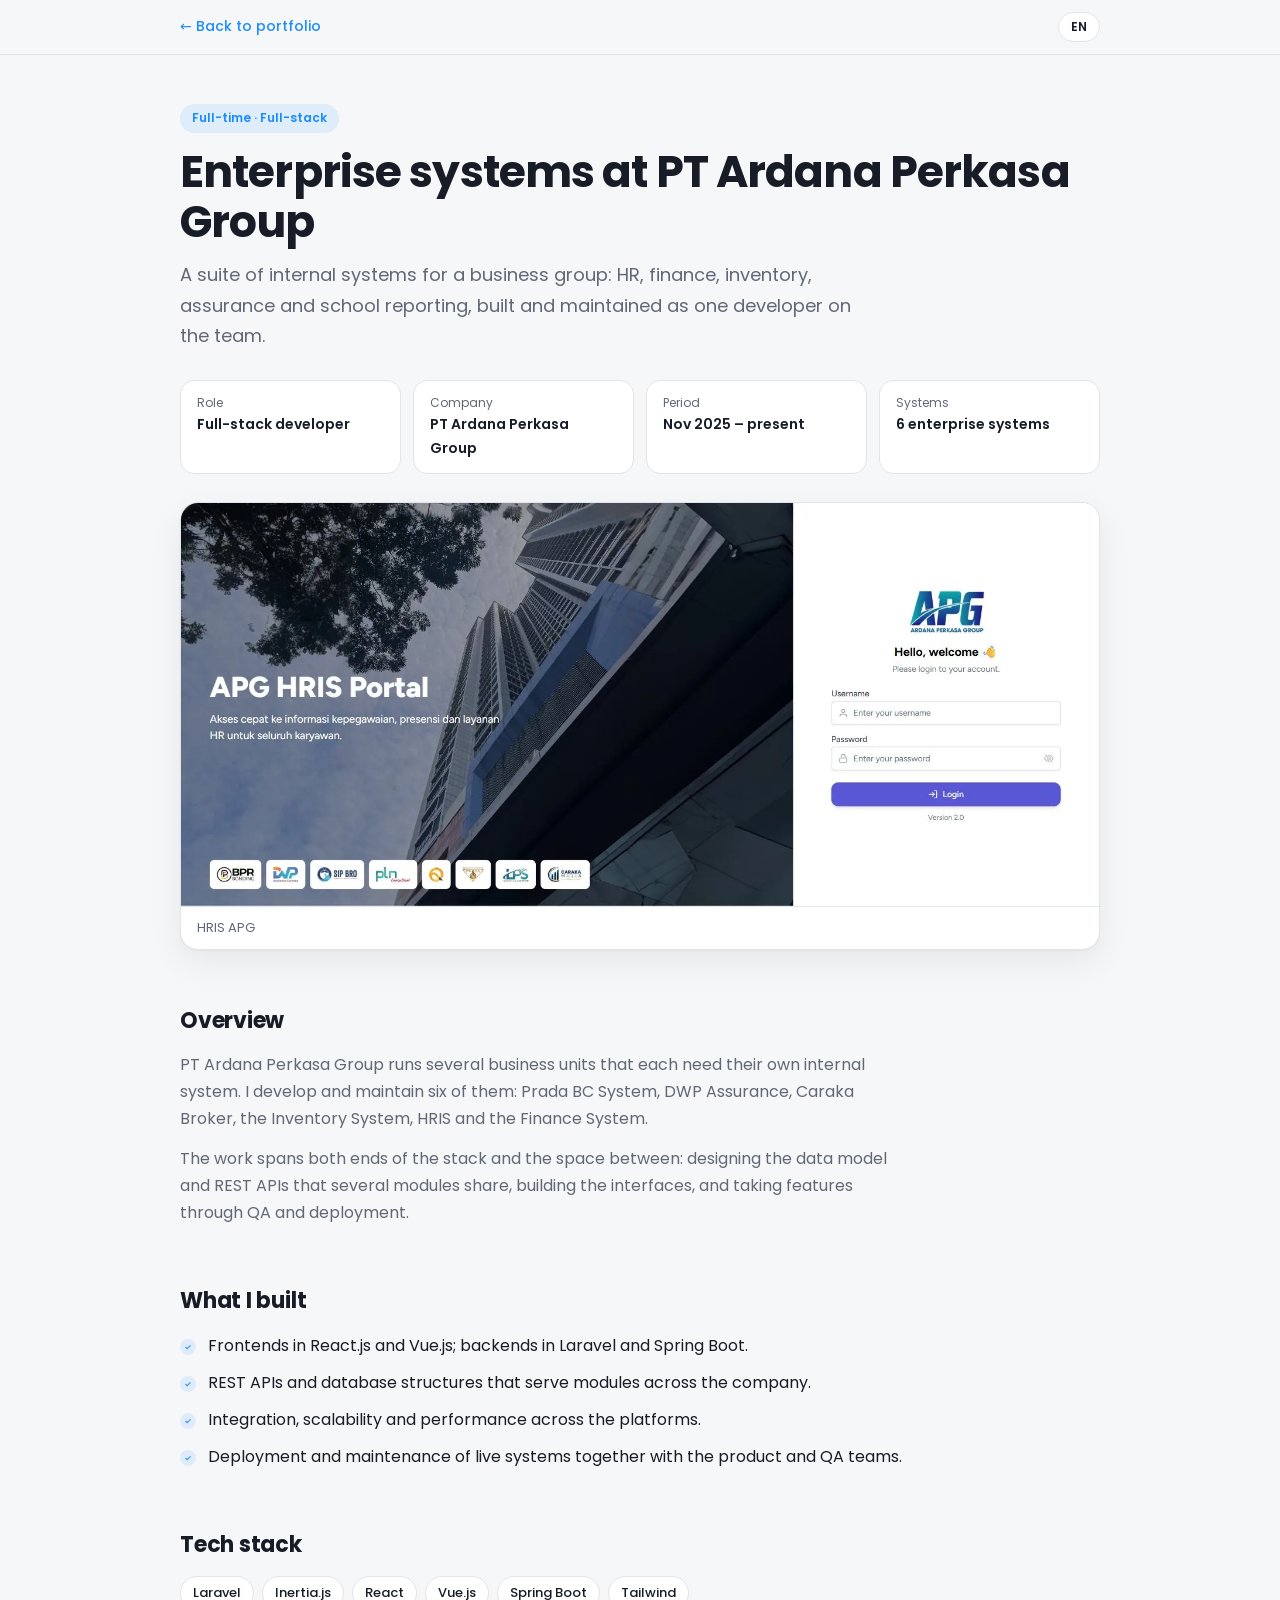
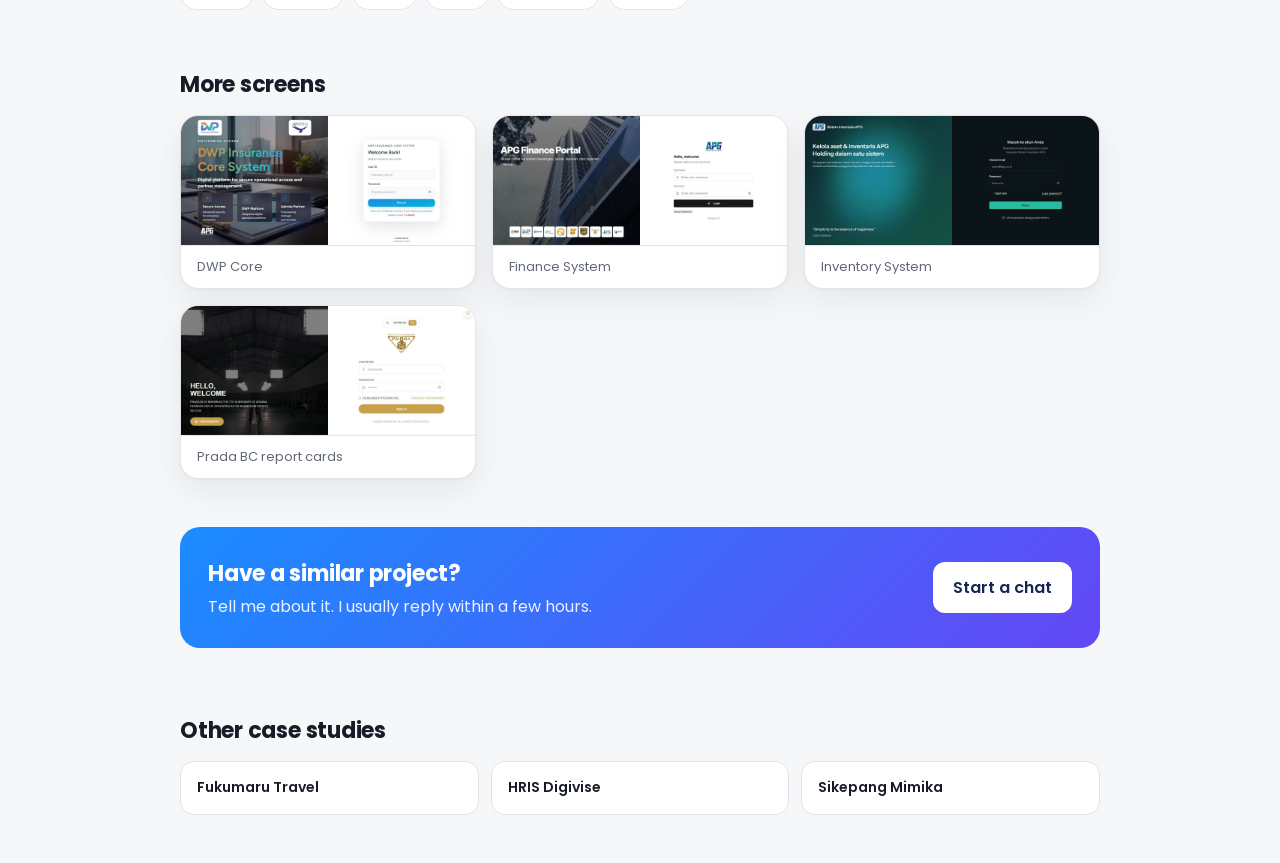
<file: case-studies/ardana-perkasa-enterprise/index.html>
<!doctype html>
<html lang="en">
  <head>
    <meta charset="UTF-8" />
    <meta name="viewport" content="width=device-width, initial-scale=1.0" />
    <title>Enterprise systems at PT Ardana Perkasa Group · Case study · Rizal Fauzan</title>
    <meta name="description" content="A suite of internal systems for a business group: HR, finance, inventory, assurance and school reporting, built and maintained as one developer on the team." />
    <link rel="canonical" href="https://portfolio-rizal-liart.vercel.app/case-studies/ardana-perkasa-enterprise/" />
    <meta property="og:type" content="article" />
    <meta property="og:title" content="Enterprise systems at PT Ardana Perkasa Group · Case study" />
    <meta property="og:description" content="A suite of internal systems for a business group: HR, finance, inventory, assurance and school reporting, built and maintained as one developer on the team." />
    <meta property="og:image" content="https://portfolio-rizal-liart.vercel.app/assets/images/portfolio/hris-apg.webp" />
    <meta property="og:url" content="https://portfolio-rizal-liart.vercel.app/case-studies/ardana-perkasa-enterprise/" />
    <meta name="twitter:card" content="summary_large_image" />
    <link rel="icon" href="../../assets/images/fav-icon.jpeg" type="image/jpeg" />
    <link rel="preconnect" href="https://fonts.googleapis.com" />
    <link rel="preconnect" href="https://fonts.gstatic.com" crossorigin />
    <link href="https://fonts.googleapis.com/css2?family=Poppins:wght@400;500;600;700&display=swap" rel="stylesheet" />
    <link rel="stylesheet" href="../case-study.css" />
    <script type="application/ld+json">{"@context": "https://schema.org", "@type": "CreativeWork", "name": "Enterprise systems at PT Ardana Perkasa Group", "description": "A suite of internal systems for a business group: HR, finance, inventory, assurance and school reporting, built and maintained as one developer on the team.", "url": "https://portfolio-rizal-liart.vercel.app/case-studies/ardana-perkasa-enterprise/", "image": "https://portfolio-rizal-liart.vercel.app/assets/images/portfolio/hris-apg.webp", "author": {"@type": "Person", "name": "Rizal Fauzan", "url": "https://portfolio-rizal-liart.vercel.app/"}, "keywords": "Laravel, Inertia.js, React, Vue.js, Spring Boot, Tailwind"}</script>
  </head>
  <body>
    <!-- generated by case-studies/build.py; edit the data there, not here -->
    <header class="topbar">
      <div class="wrap">
        <a class="back" href="../../#portfolio"><span data-i18n-id="← Kembali ke portofolio">← Back to portfolio</span></a>
        <button type="button" class="lang-btn" data-lang-toggle aria-label="Switch language">EN</button>
      </div>
    </header>

    <main class="wrap">
      <header class="hero">
        <span class="eyebrow" data-i18n-id="Full-time · Full-stack">Full-time · Full-stack</span>
        <h1 data-i18n-id="Sistem enterprise di PT Ardana Perkasa Group">Enterprise systems at PT Ardana Perkasa Group</h1>
        <p class="lead" data-i18n-id="Rangkaian sistem internal untuk sebuah grup usaha: SDM, keuangan, inventaris, asuransi, dan raport sekolah, dibangun dan dipelihara sebagai developer di tim.">A suite of internal systems for a business group: HR, finance, inventory, assurance and school reporting, built and maintained as one developer on the team.</p>

        <dl class="meta">
          <div><dt><span data-i18n-id="Peran">Role</span></dt><dd><span data-i18n-id="Full-stack developer">Full-stack developer</span></dd></div>
          <div><dt><span data-i18n-id="Perusahaan">Company</span></dt><dd><span data-i18n-id="PT Ardana Perkasa Group">PT Ardana Perkasa Group</span></dd></div>
          <div><dt><span data-i18n-id="Periode">Period</span></dt><dd><span data-i18n-id="Nov 2025 – sekarang">Nov 2025 – present</span></dd></div>
          <div><dt><span data-i18n-id="Sistem">Systems</span></dt><dd><span data-i18n-id="6 sistem enterprise">6 enterprise systems</span></dd></div>
        </dl>

        <figure class="shot">
          <img src="../../assets/images/portfolio/hris-apg.webp" alt="HRIS APG" width="1568" height="688" />
          <figcaption><span data-i18n-id="HRIS APG">HRIS APG</span></figcaption>
        </figure>
      </header>

      <section class="content">
        <h2><span data-i18n-id="Gambaran umum">Overview</span></h2>
        <p data-i18n-id="PT Ardana Perkasa Group memiliki beberapa unit usaha yang masing-masing membutuhkan sistem internal sendiri. Saya mengembangkan dan memelihara enam di antaranya: Prada BC System, DWP Assurance, Caraka Broker, Sistem Inventaris, HRIS, dan Finance System.">PT Ardana Perkasa Group runs several business units that each need their own internal system. I develop and maintain six of them: Prada BC System, DWP Assurance, Caraka Broker, the Inventory System, HRIS and the Finance System.</p>
        <p data-i18n-id="Pekerjaannya mencakup seluruh stack: merancang model data dan REST API yang dipakai bersama oleh beberapa modul, membangun antarmuka, hingga membawa fitur melewati QA dan deployment.">The work spans both ends of the stack and the space between: designing the data model and REST APIs that several modules share, building the interfaces, and taking features through QA and deployment.</p>
      </section>

      <section>
        <h2><span data-i18n-id="Yang saya kerjakan">What I built</span></h2>
        <ul class="list">
          <li data-i18n-id="Frontend dengan React.js dan Vue.js; backend dengan Laravel dan Spring Boot.">Frontends in React.js and Vue.js; backends in Laravel and Spring Boot.</li>
          <li data-i18n-id="REST API dan struktur database yang melayani modul di seluruh perusahaan.">REST APIs and database structures that serve modules across the company.</li>
          <li data-i18n-id="Integrasi, skalabilitas, dan performa di seluruh platform.">Integration, scalability and performance across the platforms.</li>
          <li data-i18n-id="Deployment dan pemeliharaan sistem yang sudah berjalan bersama tim produk dan QA.">Deployment and maintenance of live systems together with the product and QA teams.</li>
        </ul>
      </section>

      <section>
        <h2><span data-i18n-id="Teknologi">Tech stack</span></h2>
        <div class="chips"><span>Laravel</span><span>Inertia.js</span><span>React</span><span>Vue.js</span><span>Spring Boot</span><span>Tailwind</span></div>
      </section>

      <section>
        <h2><span data-i18n-id="Tampilan lainnya">More screens</span></h2>
        <div class="gallery">
          <figure class="shot">
            <img src="../../assets/images/portfolio/dwp-bpr-bonding.webp" alt="DWP Core" loading="lazy" width="1568" height="688" />
            <figcaption><span data-i18n-id="DWP Core">DWP Core</span></figcaption>
          </figure>
          <figure class="shot">
            <img src="../../assets/images/portfolio/finance-bpr-bonding.webp" alt="Finance System" loading="lazy" width="1568" height="688" />
            <figcaption><span data-i18n-id="Finance System">Finance System</span></figcaption>
          </figure>
          <figure class="shot">
            <img src="../../assets/images/portfolio/inventaris-apg.webp" alt="Inventory System" loading="lazy" width="1568" height="688" />
            <figcaption><span data-i18n-id="Sistem Inventaris">Inventory System</span></figcaption>
          </figure>
          <figure class="shot">
            <img src="../../assets/images/portfolio/raport-pradabc.webp" alt="Prada BC report cards" loading="lazy" width="1568" height="688" />
            <figcaption><span data-i18n-id="Raport Prada BC">Prada BC report cards</span></figcaption>
          </figure>
        </div>
      </section>

      <aside class="cta">
        <div>
          <h2 data-i18n-id="Punya proyek serupa?">Have a similar project?</h2>
          <p data-i18n-id="Ceritakan kebutuhan Anda. Biasanya saya membalas dalam beberapa jam.">Tell me about it. I usually reply within a few hours.</p>
        </div>
        <a href="../../#contact"><span data-i18n-id="Mulai chat">Start a chat</span></a>
      </aside>

      <h2><span data-i18n-id="Studi kasus lainnya">Other case studies</span></h2>
      <nav class="others">
        <a href="../fukumaru-travel/"><span data-i18n-id="Fukumaru Travel">Fukumaru Travel</span></a>
        <a href="../hris-digivise/"><span data-i18n-id="HRIS Digivise">HRIS Digivise</span></a>
        <a href="../sikepang-mimika/"><span data-i18n-id="Sikepang Mimika">Sikepang Mimika</span></a>
      </nav>
    </main>

    <script src="../case-study.js"></script>
  </body>
</html>
</file>
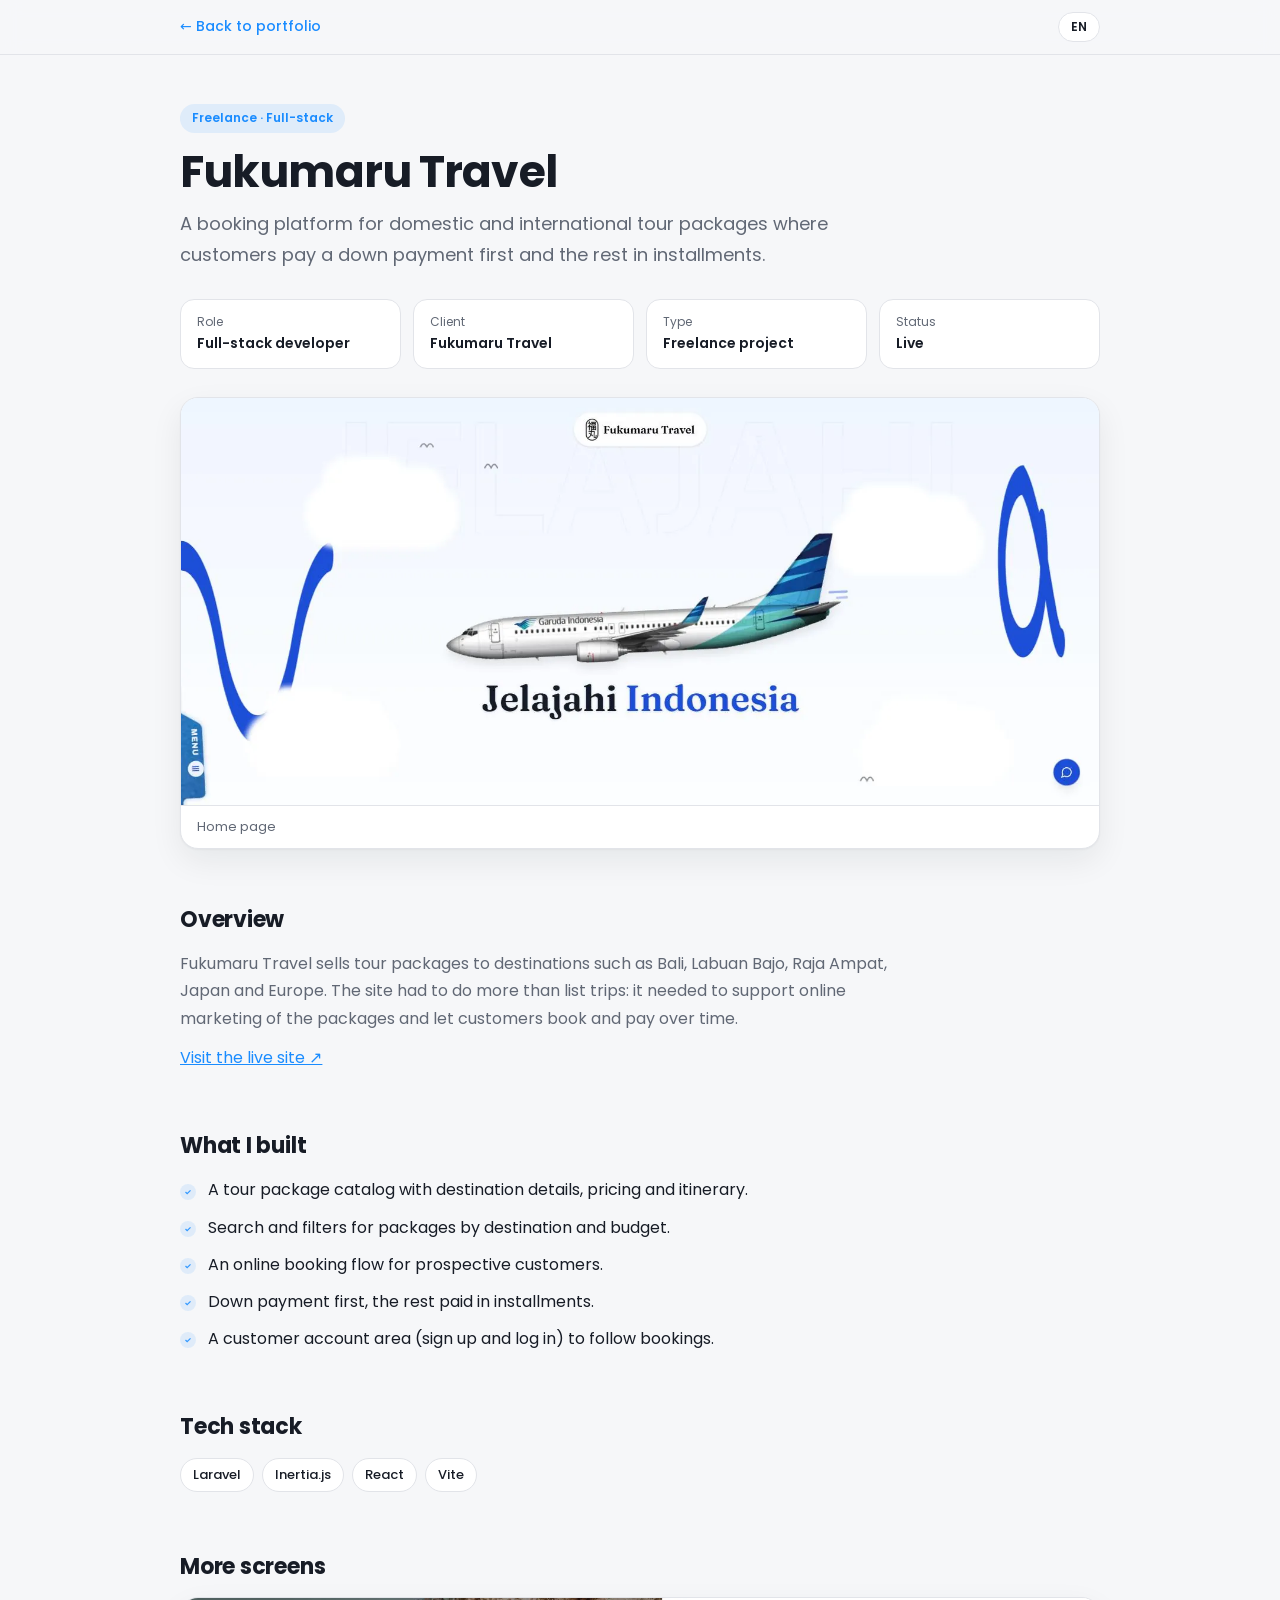
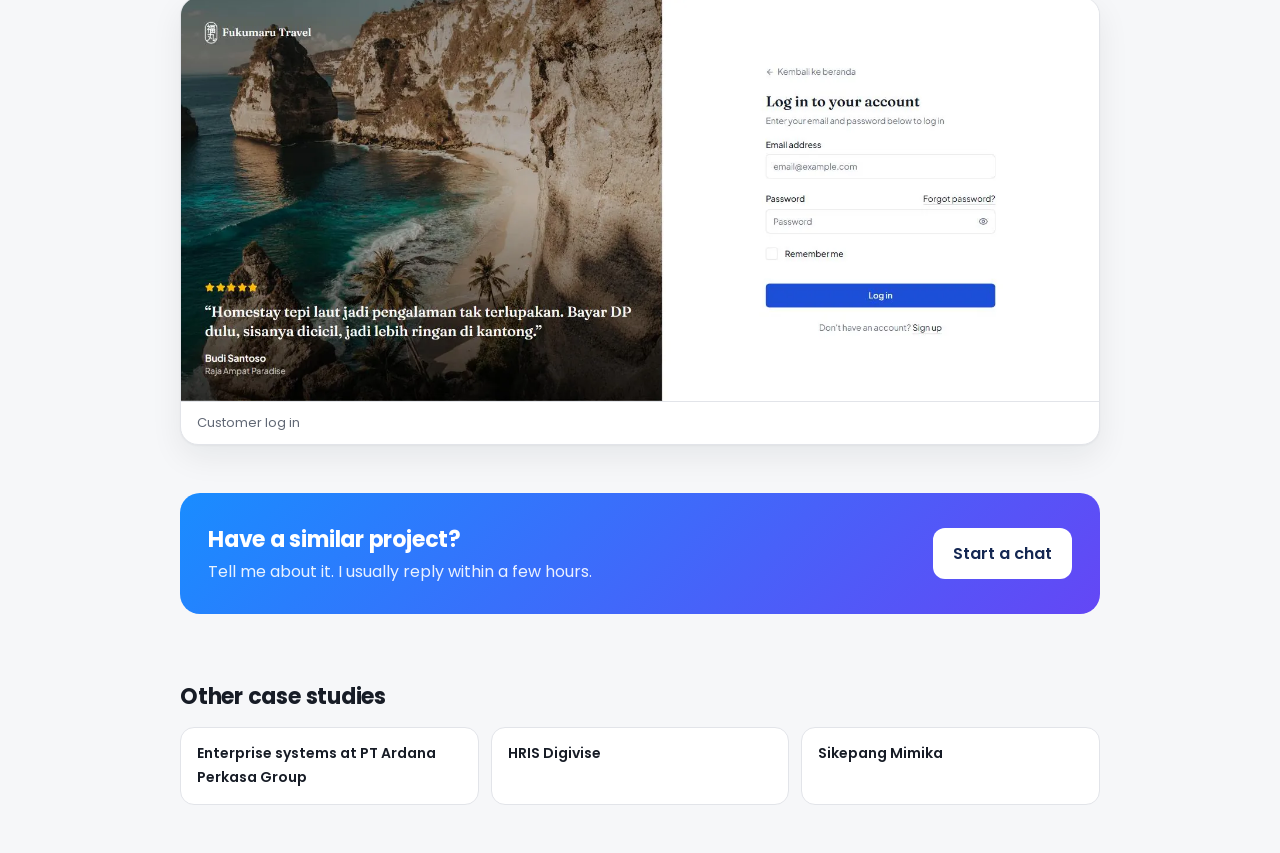
<file: case-studies/fukumaru-travel/index.html>
<!doctype html>
<html lang="en">
  <head>
    <meta charset="UTF-8" />
    <meta name="viewport" content="width=device-width, initial-scale=1.0" />
    <title>Fukumaru Travel · Case study · Rizal Fauzan</title>
    <meta name="description" content="A booking platform for domestic and international tour packages where customers pay a down payment first and the rest in installments." />
    <link rel="canonical" href="https://portfolio-rizal-liart.vercel.app/case-studies/fukumaru-travel/" />
    <meta property="og:type" content="article" />
    <meta property="og:title" content="Fukumaru Travel · Case study" />
    <meta property="og:description" content="A booking platform for domestic and international tour packages where customers pay a down payment first and the rest in installments." />
    <meta property="og:image" content="https://portfolio-rizal-liart.vercel.app/assets/images/portfolio/fukumaru-travel.webp" />
    <meta property="og:url" content="https://portfolio-rizal-liart.vercel.app/case-studies/fukumaru-travel/" />
    <meta name="twitter:card" content="summary_large_image" />
    <link rel="icon" href="../../assets/images/fav-icon.jpeg" type="image/jpeg" />
    <link rel="preconnect" href="https://fonts.googleapis.com" />
    <link rel="preconnect" href="https://fonts.gstatic.com" crossorigin />
    <link href="https://fonts.googleapis.com/css2?family=Poppins:wght@400;500;600;700&display=swap" rel="stylesheet" />
    <link rel="stylesheet" href="../case-study.css" />
    <script type="application/ld+json">{"@context": "https://schema.org", "@type": "CreativeWork", "name": "Fukumaru Travel", "description": "A booking platform for domestic and international tour packages where customers pay a down payment first and the rest in installments.", "url": "https://portfolio-rizal-liart.vercel.app/case-studies/fukumaru-travel/", "image": "https://portfolio-rizal-liart.vercel.app/assets/images/portfolio/fukumaru-travel.webp", "author": {"@type": "Person", "name": "Rizal Fauzan", "url": "https://portfolio-rizal-liart.vercel.app/"}, "keywords": "Laravel, Inertia.js, React, Vite"}</script>
  </head>
  <body>
    <!-- generated by case-studies/build.py; edit the data there, not here -->
    <header class="topbar">
      <div class="wrap">
        <a class="back" href="../../#portfolio"><span data-i18n-id="← Kembali ke portofolio">← Back to portfolio</span></a>
        <button type="button" class="lang-btn" data-lang-toggle aria-label="Switch language">EN</button>
      </div>
    </header>

    <main class="wrap">
      <header class="hero">
        <span class="eyebrow" data-i18n-id="Freelance · Full-stack">Freelance · Full-stack</span>
        <h1 data-i18n-id="Fukumaru Travel">Fukumaru Travel</h1>
        <p class="lead" data-i18n-id="Platform pemesanan paket wisata dalam dan luar negeri, di mana pelanggan cukup membayar DP lalu melunasi sisanya dengan cicilan.">A booking platform for domestic and international tour packages where customers pay a down payment first and the rest in installments.</p>

        <dl class="meta">
          <div><dt><span data-i18n-id="Peran">Role</span></dt><dd><span data-i18n-id="Full-stack developer">Full-stack developer</span></dd></div>
          <div><dt><span data-i18n-id="Klien">Client</span></dt><dd><span data-i18n-id="Fukumaru Travel">Fukumaru Travel</span></dd></div>
          <div><dt><span data-i18n-id="Jenis">Type</span></dt><dd><span data-i18n-id="Proyek freelance">Freelance project</span></dd></div>
          <div><dt><span data-i18n-id="Status">Status</span></dt><dd><span data-i18n-id="Live">Live</span></dd></div>
        </dl>

        <figure class="shot">
          <img src="../../assets/images/portfolio/fukumaru-travel.webp" alt="Home page" width="1568" height="688" />
          <figcaption><span data-i18n-id="Halaman utama">Home page</span></figcaption>
        </figure>
      </header>

      <section class="content">
        <h2><span data-i18n-id="Gambaran umum">Overview</span></h2>
        <p data-i18n-id="Fukumaru Travel menjual paket wisata ke destinasi seperti Bali, Labuan Bajo, Raja Ampat, Jepang, dan Eropa. Website-nya tidak cukup hanya menampilkan daftar perjalanan: harus mendukung pemasaran paket secara online dan memungkinkan pelanggan memesan serta membayar secara bertahap.">Fukumaru Travel sells tour packages to destinations such as Bali, Labuan Bajo, Raja Ampat, Japan and Europe. The site had to do more than list trips: it needed to support online marketing of the packages and let customers book and pay over time.</p>
        <p><a href="https://fukumarutravel.com/" target="_blank" rel="noopener"><span data-i18n-id="Kunjungi situsnya ↗">Visit the live site ↗</span></a></p>
      </section>

      <section>
        <h2><span data-i18n-id="Yang saya kerjakan">What I built</span></h2>
        <ul class="list">
          <li data-i18n-id="Katalog paket wisata lengkap dengan detail destinasi, harga, dan itinerary.">A tour package catalog with destination details, pricing and itinerary.</li>
          <li data-i18n-id="Fitur pencarian dan filter paket berdasarkan destinasi dan anggaran.">Search and filters for packages by destination and budget.</li>
          <li data-i18n-id="Alur pemesanan paket wisata online untuk calon pelanggan.">An online booking flow for prospective customers.</li>
          <li data-i18n-id="Sistem bayar DP dulu, sisanya dicicil bertahap.">Down payment first, the rest paid in installments.</li>
          <li data-i18n-id="Area akun pelanggan (daftar dan login) untuk memantau pemesanan.">A customer account area (sign up and log in) to follow bookings.</li>
        </ul>
      </section>

      <section>
        <h2><span data-i18n-id="Teknologi">Tech stack</span></h2>
        <div class="chips"><span>Laravel</span><span>Inertia.js</span><span>React</span><span>Vite</span></div>
      </section>

      <section>
        <h2><span data-i18n-id="Tampilan lainnya">More screens</span></h2>
        <div class="gallery">
          <figure class="shot">
            <img src="../../assets/images/portfolio/fukumaru-travel-login.webp" alt="Customer log in" loading="lazy" width="1568" height="688" />
            <figcaption><span data-i18n-id="Login pelanggan">Customer log in</span></figcaption>
          </figure>
        </div>
      </section>

      <aside class="cta">
        <div>
          <h2 data-i18n-id="Punya proyek serupa?">Have a similar project?</h2>
          <p data-i18n-id="Ceritakan kebutuhan Anda. Biasanya saya membalas dalam beberapa jam.">Tell me about it. I usually reply within a few hours.</p>
        </div>
        <a href="../../#contact"><span data-i18n-id="Mulai chat">Start a chat</span></a>
      </aside>

      <h2><span data-i18n-id="Studi kasus lainnya">Other case studies</span></h2>
      <nav class="others">
        <a href="../ardana-perkasa-enterprise/"><span data-i18n-id="Sistem enterprise di PT Ardana Perkasa Group">Enterprise systems at PT Ardana Perkasa Group</span></a>
        <a href="../hris-digivise/"><span data-i18n-id="HRIS Digivise">HRIS Digivise</span></a>
        <a href="../sikepang-mimika/"><span data-i18n-id="Sikepang Mimika">Sikepang Mimika</span></a>
      </nav>
    </main>

    <script src="../case-study.js"></script>
  </body>
</html>
</file>
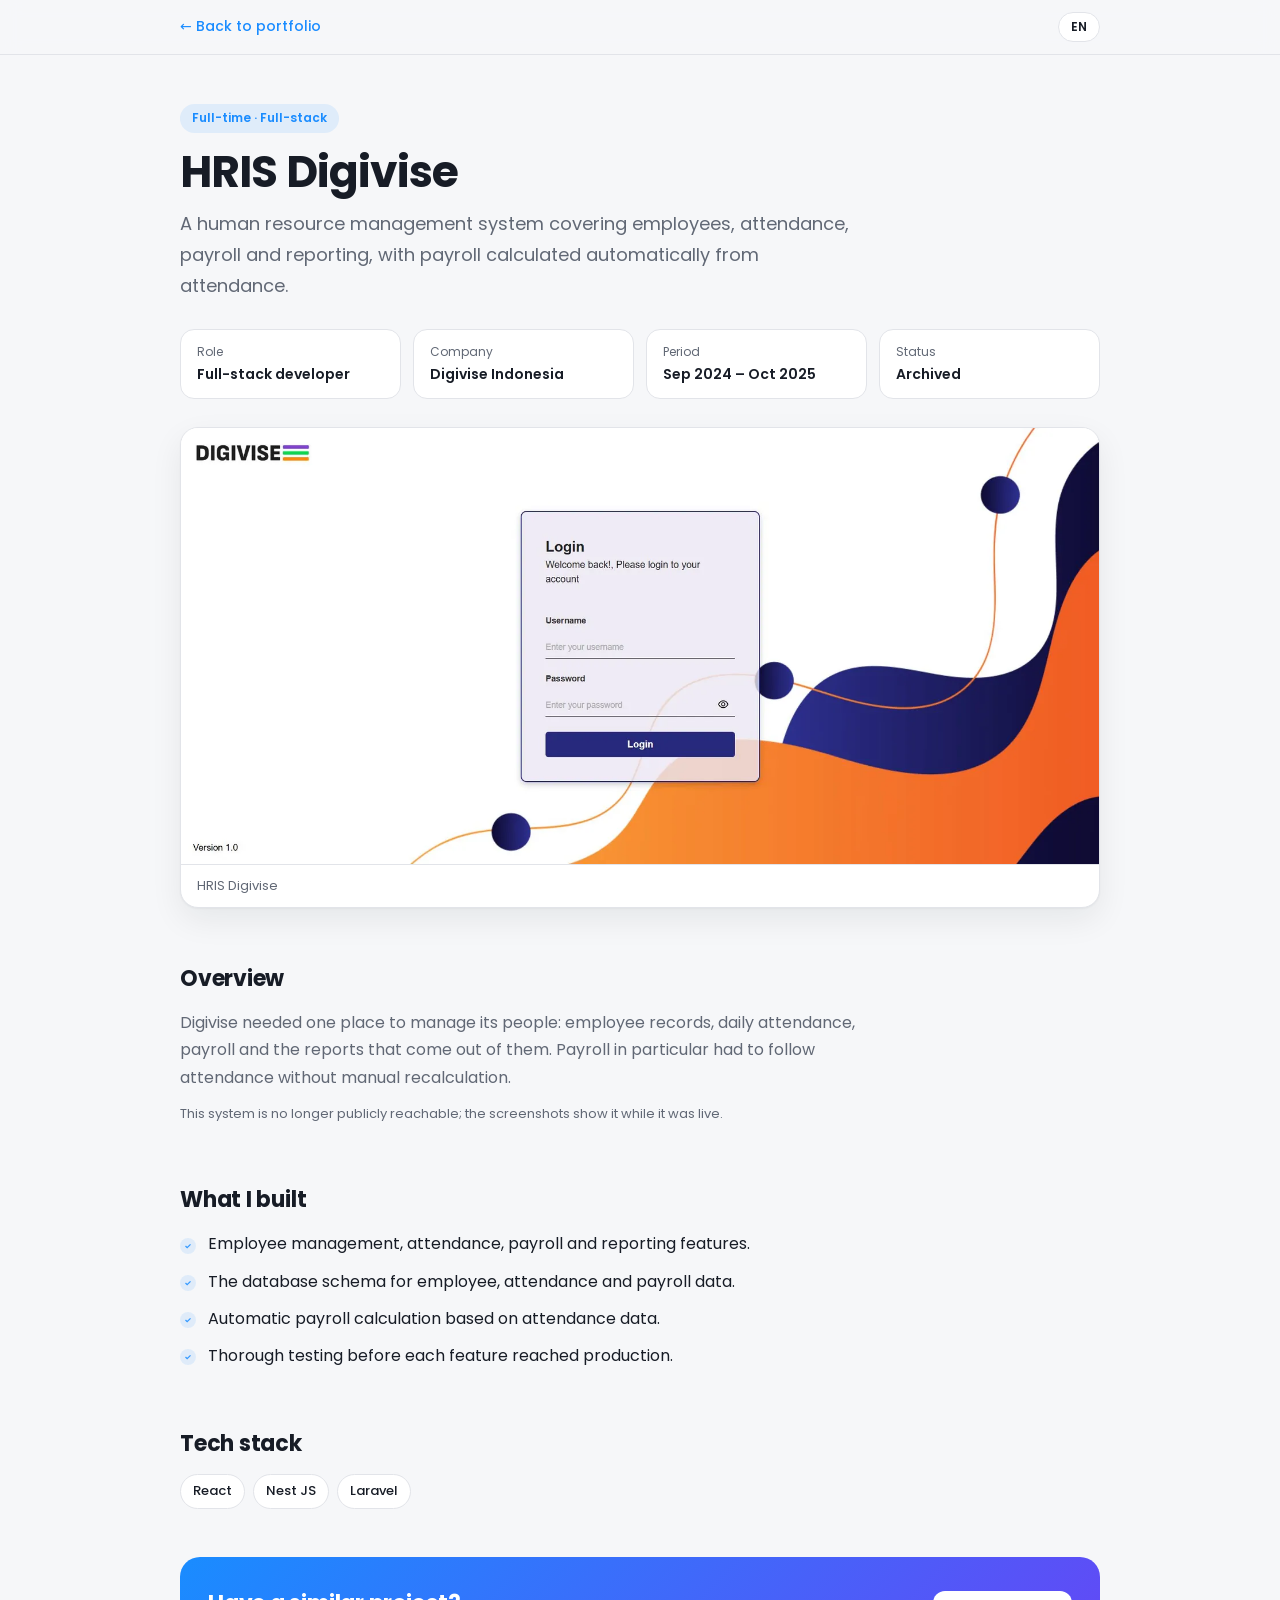
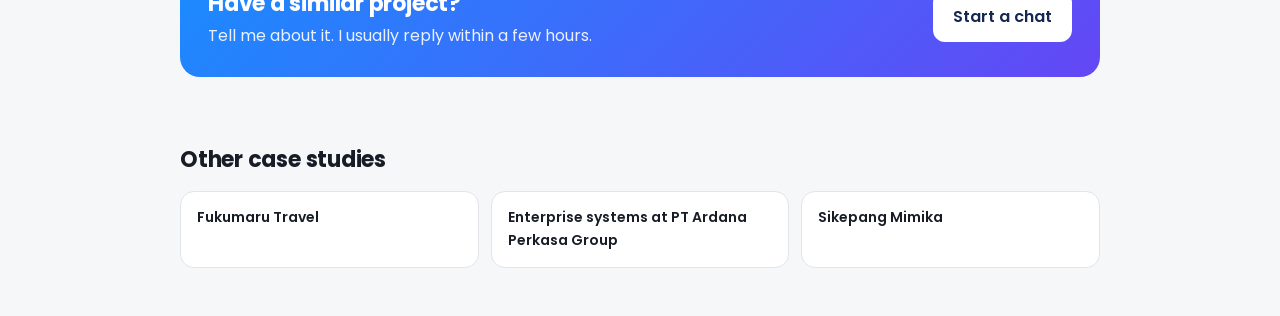
<file: case-studies/hris-digivise/index.html>
<!doctype html>
<html lang="en">
  <head>
    <meta charset="UTF-8" />
    <meta name="viewport" content="width=device-width, initial-scale=1.0" />
    <title>HRIS Digivise · Case study · Rizal Fauzan</title>
    <meta name="description" content="A human resource management system covering employees, attendance, payroll and reporting, with payroll calculated automatically from attendance." />
    <link rel="canonical" href="https://portfolio-rizal-liart.vercel.app/case-studies/hris-digivise/" />
    <meta property="og:type" content="article" />
    <meta property="og:title" content="HRIS Digivise · Case study" />
    <meta property="og:description" content="A human resource management system covering employees, attendance, payroll and reporting, with payroll calculated automatically from attendance." />
    <meta property="og:image" content="https://portfolio-rizal-liart.vercel.app/assets/images/portfolio/hris-digivise-pdf.webp" />
    <meta property="og:url" content="https://portfolio-rizal-liart.vercel.app/case-studies/hris-digivise/" />
    <meta name="twitter:card" content="summary_large_image" />
    <link rel="icon" href="../../assets/images/fav-icon.jpeg" type="image/jpeg" />
    <link rel="preconnect" href="https://fonts.googleapis.com" />
    <link rel="preconnect" href="https://fonts.gstatic.com" crossorigin />
    <link href="https://fonts.googleapis.com/css2?family=Poppins:wght@400;500;600;700&display=swap" rel="stylesheet" />
    <link rel="stylesheet" href="../case-study.css" />
    <script type="application/ld+json">{"@context": "https://schema.org", "@type": "CreativeWork", "name": "HRIS Digivise", "description": "A human resource management system covering employees, attendance, payroll and reporting, with payroll calculated automatically from attendance.", "url": "https://portfolio-rizal-liart.vercel.app/case-studies/hris-digivise/", "image": "https://portfolio-rizal-liart.vercel.app/assets/images/portfolio/hris-digivise-pdf.webp", "author": {"@type": "Person", "name": "Rizal Fauzan", "url": "https://portfolio-rizal-liart.vercel.app/"}, "keywords": "React, Nest JS, Laravel"}</script>
  </head>
  <body>
    <!-- generated by case-studies/build.py; edit the data there, not here -->
    <header class="topbar">
      <div class="wrap">
        <a class="back" href="../../#portfolio"><span data-i18n-id="← Kembali ke portofolio">← Back to portfolio</span></a>
        <button type="button" class="lang-btn" data-lang-toggle aria-label="Switch language">EN</button>
      </div>
    </header>

    <main class="wrap">
      <header class="hero">
        <span class="eyebrow" data-i18n-id="Full-time · Full-stack">Full-time · Full-stack</span>
        <h1 data-i18n-id="HRIS Digivise">HRIS Digivise</h1>
        <p class="lead" data-i18n-id="Sistem manajemen SDM yang mencakup data karyawan, absensi, penggajian, dan pelaporan, dengan gaji yang dihitung otomatis dari data absensi.">A human resource management system covering employees, attendance, payroll and reporting, with payroll calculated automatically from attendance.</p>

        <dl class="meta">
          <div><dt><span data-i18n-id="Peran">Role</span></dt><dd><span data-i18n-id="Full-stack developer">Full-stack developer</span></dd></div>
          <div><dt><span data-i18n-id="Perusahaan">Company</span></dt><dd><span data-i18n-id="Digivise Indonesia">Digivise Indonesia</span></dd></div>
          <div><dt><span data-i18n-id="Periode">Period</span></dt><dd><span data-i18n-id="Sep 2024 – Okt 2025">Sep 2024 – Oct 2025</span></dd></div>
          <div><dt><span data-i18n-id="Status">Status</span></dt><dd><span data-i18n-id="Arsip">Archived</span></dd></div>
        </dl>

        <figure class="shot">
          <img src="../../assets/images/portfolio/hris-digivise-pdf.webp" alt="HRIS Digivise" width="1568" height="688" />
          <figcaption><span data-i18n-id="HRIS Digivise">HRIS Digivise</span></figcaption>
        </figure>
      </header>

      <section class="content">
        <h2><span data-i18n-id="Gambaran umum">Overview</span></h2>
        <p data-i18n-id="Digivise membutuhkan satu tempat untuk mengelola karyawannya: data karyawan, absensi harian, penggajian, dan laporan yang dihasilkan dari semuanya. Terutama penggajian, yang harus mengikuti absensi tanpa perlu dihitung ulang secara manual.">Digivise needed one place to manage its people: employee records, daily attendance, payroll and the reports that come out of them. Payroll in particular had to follow attendance without manual recalculation.</p>
        <p class="note"><span data-i18n-id="Sistem ini sudah tidak bisa diakses publik; screenshot menunjukkan tampilannya saat masih aktif.">This system is no longer publicly reachable; the screenshots show it while it was live.</span></p>
      </section>

      <section>
        <h2><span data-i18n-id="Yang saya kerjakan">What I built</span></h2>
        <ul class="list">
          <li data-i18n-id="Fitur manajemen karyawan, absensi, penggajian, dan pelaporan.">Employee management, attendance, payroll and reporting features.</li>
          <li data-i18n-id="Skema database untuk data karyawan, absensi, dan penggajian.">The database schema for employee, attendance and payroll data.</li>
          <li data-i18n-id="Perhitungan gaji otomatis berdasarkan data absensi.">Automatic payroll calculation based on attendance data.</li>
          <li data-i18n-id="Pengujian menyeluruh sebelum setiap fitur dirilis ke production.">Thorough testing before each feature reached production.</li>
        </ul>
      </section>

      <section>
        <h2><span data-i18n-id="Teknologi">Tech stack</span></h2>
        <div class="chips"><span>React</span><span>Nest JS</span><span>Laravel</span></div>
      </section>

      <aside class="cta">
        <div>
          <h2 data-i18n-id="Punya proyek serupa?">Have a similar project?</h2>
          <p data-i18n-id="Ceritakan kebutuhan Anda. Biasanya saya membalas dalam beberapa jam.">Tell me about it. I usually reply within a few hours.</p>
        </div>
        <a href="../../#contact"><span data-i18n-id="Mulai chat">Start a chat</span></a>
      </aside>

      <h2><span data-i18n-id="Studi kasus lainnya">Other case studies</span></h2>
      <nav class="others">
        <a href="../fukumaru-travel/"><span data-i18n-id="Fukumaru Travel">Fukumaru Travel</span></a>
        <a href="../ardana-perkasa-enterprise/"><span data-i18n-id="Sistem enterprise di PT Ardana Perkasa Group">Enterprise systems at PT Ardana Perkasa Group</span></a>
        <a href="../sikepang-mimika/"><span data-i18n-id="Sikepang Mimika">Sikepang Mimika</span></a>
      </nav>
    </main>

    <script src="../case-study.js"></script>
  </body>
</html>
</file>
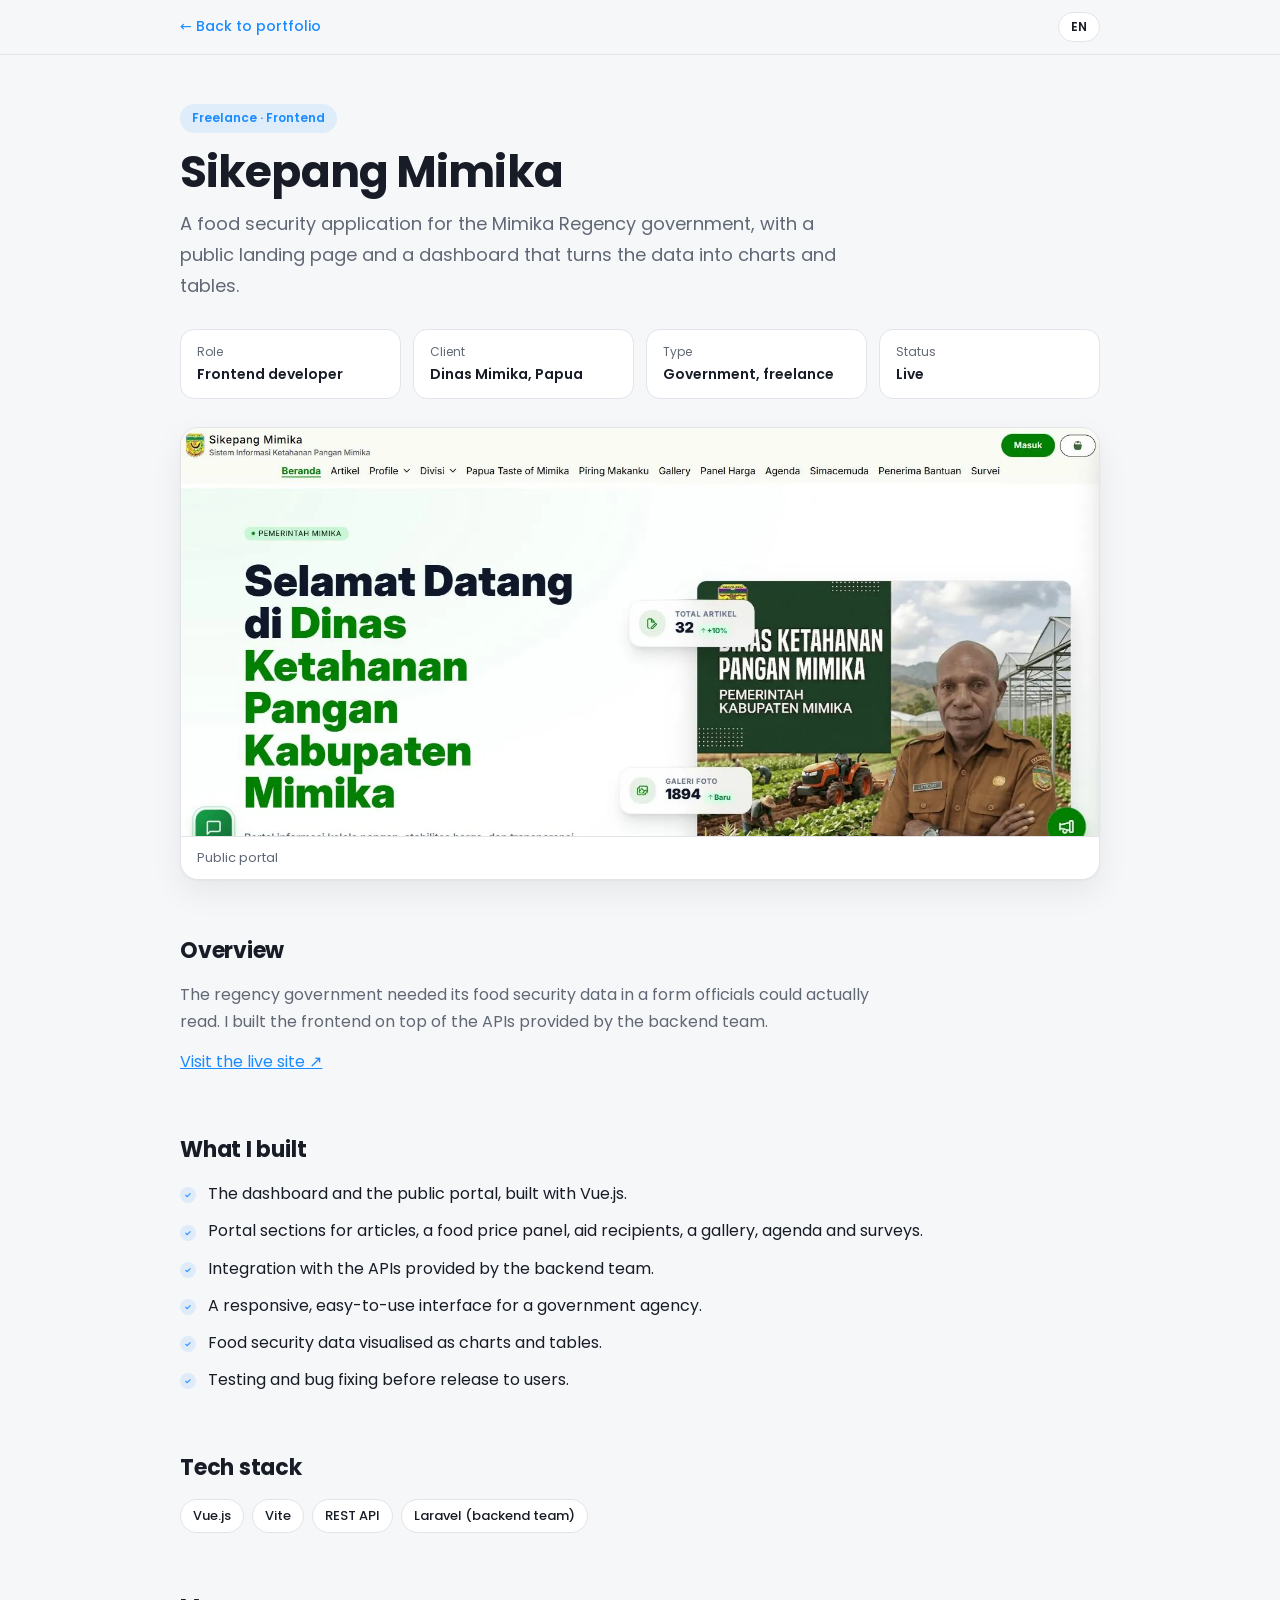
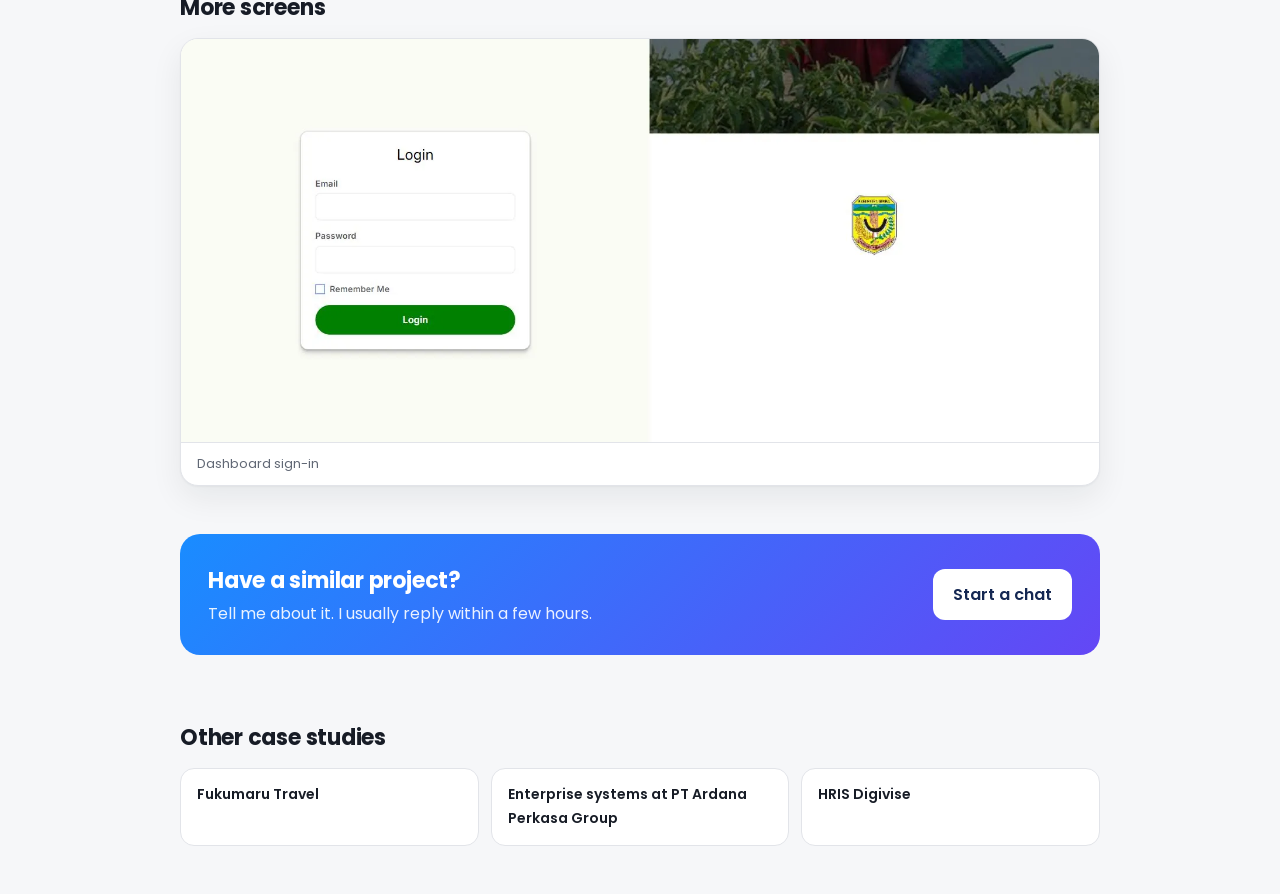
<file: case-studies/sikepang-mimika/index.html>
<!doctype html>
<html lang="en">
  <head>
    <meta charset="UTF-8" />
    <meta name="viewport" content="width=device-width, initial-scale=1.0" />
    <title>Sikepang Mimika · Case study · Rizal Fauzan</title>
    <meta name="description" content="A food security application for the Mimika Regency government, with a public landing page and a dashboard that turns the data into charts and tables." />
    <link rel="canonical" href="https://portfolio-rizal-liart.vercel.app/case-studies/sikepang-mimika/" />
    <meta property="og:type" content="article" />
    <meta property="og:title" content="Sikepang Mimika · Case study" />
    <meta property="og:description" content="A food security application for the Mimika Regency government, with a public landing page and a dashboard that turns the data into charts and tables." />
    <meta property="og:image" content="https://portfolio-rizal-liart.vercel.app/assets/images/portfolio/sikepang-portal.webp" />
    <meta property="og:url" content="https://portfolio-rizal-liart.vercel.app/case-studies/sikepang-mimika/" />
    <meta name="twitter:card" content="summary_large_image" />
    <link rel="icon" href="../../assets/images/fav-icon.jpeg" type="image/jpeg" />
    <link rel="preconnect" href="https://fonts.googleapis.com" />
    <link rel="preconnect" href="https://fonts.gstatic.com" crossorigin />
    <link href="https://fonts.googleapis.com/css2?family=Poppins:wght@400;500;600;700&display=swap" rel="stylesheet" />
    <link rel="stylesheet" href="../case-study.css" />
    <script type="application/ld+json">{"@context": "https://schema.org", "@type": "CreativeWork", "name": "Sikepang Mimika", "description": "A food security application for the Mimika Regency government, with a public landing page and a dashboard that turns the data into charts and tables.", "url": "https://portfolio-rizal-liart.vercel.app/case-studies/sikepang-mimika/", "image": "https://portfolio-rizal-liart.vercel.app/assets/images/portfolio/sikepang-portal.webp", "author": {"@type": "Person", "name": "Rizal Fauzan", "url": "https://portfolio-rizal-liart.vercel.app/"}, "keywords": "Vue.js, Vite, REST API, Laravel (backend team)"}</script>
  </head>
  <body>
    <!-- generated by case-studies/build.py; edit the data there, not here -->
    <header class="topbar">
      <div class="wrap">
        <a class="back" href="../../#portfolio"><span data-i18n-id="← Kembali ke portofolio">← Back to portfolio</span></a>
        <button type="button" class="lang-btn" data-lang-toggle aria-label="Switch language">EN</button>
      </div>
    </header>

    <main class="wrap">
      <header class="hero">
        <span class="eyebrow" data-i18n-id="Freelance · Frontend">Freelance · Frontend</span>
        <h1 data-i18n-id="Sikepang Mimika">Sikepang Mimika</h1>
        <p class="lead" data-i18n-id="Aplikasi ketahanan pangan untuk Pemerintah Kabupaten Mimika, dengan landing page publik dan dashboard yang menyajikan data dalam bentuk grafik dan tabel.">A food security application for the Mimika Regency government, with a public landing page and a dashboard that turns the data into charts and tables.</p>

        <dl class="meta">
          <div><dt><span data-i18n-id="Peran">Role</span></dt><dd><span data-i18n-id="Frontend developer">Frontend developer</span></dd></div>
          <div><dt><span data-i18n-id="Klien">Client</span></dt><dd><span data-i18n-id="Dinas Mimika, Papua">Dinas Mimika, Papua</span></dd></div>
          <div><dt><span data-i18n-id="Jenis">Type</span></dt><dd><span data-i18n-id="Pemerintahan, freelance">Government, freelance</span></dd></div>
          <div><dt><span data-i18n-id="Status">Status</span></dt><dd><span data-i18n-id="Live">Live</span></dd></div>
        </dl>

        <figure class="shot">
          <img src="../../assets/images/portfolio/sikepang-portal.webp" alt="Public portal" width="1568" height="688" />
          <figcaption><span data-i18n-id="Portal publik">Public portal</span></figcaption>
        </figure>
      </header>

      <section class="content">
        <h2><span data-i18n-id="Gambaran umum">Overview</span></h2>
        <p data-i18n-id="Pemerintah kabupaten membutuhkan data ketahanan pangannya dalam bentuk yang mudah dibaca oleh para pejabat. Saya membangun frontend-nya di atas API yang disediakan tim backend.">The regency government needed its food security data in a form officials could actually read. I built the frontend on top of the APIs provided by the backend team.</p>
        <p><a href="https://sikepang.mimikakab.go.id/" target="_blank" rel="noopener"><span data-i18n-id="Kunjungi situsnya ↗">Visit the live site ↗</span></a></p>
      </section>

      <section>
        <h2><span data-i18n-id="Yang saya kerjakan">What I built</span></h2>
        <ul class="list">
          <li data-i18n-id="Dashboard dan portal publik yang dibangun dengan Vue.js.">The dashboard and the public portal, built with Vue.js.</li>
          <li data-i18n-id="Bagian portal untuk artikel, panel harga pangan, penerima bantuan, galeri, agenda, dan survei.">Portal sections for articles, a food price panel, aid recipients, a gallery, agenda and surveys.</li>
          <li data-i18n-id="Integrasi dengan API yang disediakan tim backend.">Integration with the APIs provided by the backend team.</li>
          <li data-i18n-id="Antarmuka yang responsif dan mudah digunakan untuk instansi pemerintah.">A responsive, easy-to-use interface for a government agency.</li>
          <li data-i18n-id="Visualisasi data ketahanan pangan dalam bentuk grafik dan tabel.">Food security data visualised as charts and tables.</li>
          <li data-i18n-id="Pengujian dan perbaikan bug sebelum dirilis ke pengguna.">Testing and bug fixing before release to users.</li>
        </ul>
      </section>

      <section>
        <h2><span data-i18n-id="Teknologi">Tech stack</span></h2>
        <div class="chips"><span>Vue.js</span><span>Vite</span><span>REST API</span><span>Laravel (backend team)</span></div>
      </section>

      <section>
        <h2><span data-i18n-id="Tampilan lainnya">More screens</span></h2>
        <div class="gallery">
          <figure class="shot">
            <img src="../../assets/images/portfolio/sikepang-mimika.webp" alt="Dashboard sign-in" loading="lazy" width="1568" height="688" />
            <figcaption><span data-i18n-id="Login dashboard">Dashboard sign-in</span></figcaption>
          </figure>
        </div>
      </section>

      <aside class="cta">
        <div>
          <h2 data-i18n-id="Punya proyek serupa?">Have a similar project?</h2>
          <p data-i18n-id="Ceritakan kebutuhan Anda. Biasanya saya membalas dalam beberapa jam.">Tell me about it. I usually reply within a few hours.</p>
        </div>
        <a href="../../#contact"><span data-i18n-id="Mulai chat">Start a chat</span></a>
      </aside>

      <h2><span data-i18n-id="Studi kasus lainnya">Other case studies</span></h2>
      <nav class="others">
        <a href="../fukumaru-travel/"><span data-i18n-id="Fukumaru Travel">Fukumaru Travel</span></a>
        <a href="../ardana-perkasa-enterprise/"><span data-i18n-id="Sistem enterprise di PT Ardana Perkasa Group">Enterprise systems at PT Ardana Perkasa Group</span></a>
        <a href="../hris-digivise/"><span data-i18n-id="HRIS Digivise">HRIS Digivise</span></a>
      </nav>
    </main>

    <script src="../case-study.js"></script>
  </body>
</html>
</file>
<file: case-studies/case-study.css>
:root {
  --accent: hsl(210, 100%, 55%);
  --accent-soft: hsla(210, 100%, 55%, 0.1);
  --bg: hsl(220, 20%, 97%);
  --surface: hsl(0, 0%, 100%);
  --border: hsl(220, 14%, 90%);
  --text: hsl(222, 25%, 12%);
  --muted: hsl(220, 9%, 42%);
  --shadow: 0 1px 2px hsla(220, 30%, 10%, 0.04), 0 12px 32px hsla(220, 30%, 10%, 0.07);
  color-scheme: light;
}

@media (prefers-color-scheme: dark) {
  :root:not([data-theme="light"]) {
    --accent: hsl(210, 100%, 65%);
    --accent-soft: hsla(210, 100%, 65%, 0.14);
    --bg: hsl(225, 14%, 7%);
    --surface: hsl(225, 12%, 11%);
    --border: hsl(225, 10%, 20%);
    --text: hsl(220, 20%, 94%);
    --muted: hsl(220, 10%, 66%);
    --shadow: 0 12px 32px hsla(0, 0%, 0%, 0.35);
    color-scheme: dark;
  }
}

:root[data-theme="dark"] {
  --accent: hsl(210, 100%, 65%);
  --accent-soft: hsla(210, 100%, 65%, 0.14);
  --bg: hsl(225, 14%, 7%);
  --surface: hsl(225, 12%, 11%);
  --border: hsl(225, 10%, 20%);
  --text: hsl(220, 20%, 94%);
  --muted: hsl(220, 10%, 66%);
  --shadow: 0 12px 32px hsla(0, 0%, 0%, 0.35);
  color-scheme: dark;
}

* { box-sizing: border-box; margin: 0; padding: 0; }

body {
  font-family: "Poppins", system-ui, sans-serif;
  background: var(--bg);
  color: var(--text);
  line-height: 1.7;
  -webkit-font-smoothing: antialiased;
}

a { color: var(--accent); }

img { display: block; max-width: 100%; height: auto; }

.wrap { width: min(920px, 100% - 32px); margin-inline: auto; }

.topbar {
  position: sticky;
  top: 0;
  z-index: 5;
  background: color-mix(in srgb, var(--bg) 85%, transparent);
  backdrop-filter: blur(10px);
  border-bottom: 1px solid var(--border);
}

.topbar .wrap { display: flex; align-items: center; justify-content: space-between; gap: 12px; padding: 12px 0; }

.back { text-decoration: none; font-weight: 500; font-size: 14px; }

.lang-btn {
  border: 1px solid var(--border);
  background: var(--surface);
  color: var(--text);
  border-radius: 999px;
  padding: 4px 12px;
  font: inherit;
  font-size: 12px;
  font-weight: 600;
  cursor: pointer;
}

.hero { padding: 48px 0 24px; }

.eyebrow {
  display: inline-block;
  padding: 4px 12px;
  border-radius: 999px;
  background: var(--accent-soft);
  color: var(--accent);
  font-size: 12px;
  font-weight: 600;
  margin-bottom: 14px;
}

h1 { font-size: clamp(28px, 5vw, 44px); line-height: 1.15; letter-spacing: -0.02em; margin-bottom: 12px; }

.lead { color: var(--muted); font-size: clamp(15px, 2vw, 18px); max-width: 680px; }

.meta {
  display: grid;
  grid-template-columns: repeat(auto-fit, minmax(170px, 1fr));
  gap: 12px;
  margin: 28px 0;
}

.meta div {
  background: var(--surface);
  border: 1px solid var(--border);
  border-radius: 14px;
  padding: 12px 16px;
}

.meta dt { color: var(--muted); font-size: 12px; }

.meta dd { font-weight: 600; font-size: 14px; }

.shot {
  border-radius: 18px;
  overflow: hidden;
  border: 1px solid var(--border);
  box-shadow: var(--shadow);
  background: var(--surface);
}

.shot figcaption { padding: 10px 16px; color: var(--muted); font-size: 13px; border-top: 1px solid var(--border); }

section { padding: 28px 0; }

h2 { font-size: 22px; letter-spacing: -0.01em; margin-bottom: 12px; }

.content p { color: var(--muted); max-width: 720px; }

.content p + p { margin-top: 12px; }

.list { list-style: none; display: grid; gap: 10px; max-width: 760px; }

.list li { position: relative; padding-left: 28px; color: var(--text); }

.list li::before {
  content: "";
  position: absolute;
  left: 0;
  top: 0.45em;
  width: 16px;
  height: 16px;
  border-radius: 50%;
  background: var(--accent-soft) url("data:image/svg+xml,%3Csvg xmlns='http://www.w3.org/2000/svg' viewBox='0 0 24 24' fill='none' stroke='%233399ff' stroke-width='3'%3E%3Cpath d='m6 12 4 4 8-8'/%3E%3C/svg%3E") center / 10px no-repeat;
}

.chips { display: flex; flex-wrap: wrap; gap: 8px; }

.chips span {
  padding: 5px 12px;
  border-radius: 999px;
  border: 1px solid var(--border);
  background: var(--surface);
  font-size: 13px;
  font-weight: 500;
}

.gallery { display: grid; grid-template-columns: repeat(auto-fit, minmax(260px, 1fr)); gap: 16px; }

.cta {
  margin: 20px 0 64px;
  padding: 28px;
  border-radius: 20px;
  background: linear-gradient(135deg, hsl(210, 100%, 55%), hsl(250, 90%, 62%));
  color: #fff;
  display: flex;
  flex-wrap: wrap;
  align-items: center;
  justify-content: space-between;
  gap: 16px;
}

.cta h2 { margin: 0; color: #fff; }

.cta p { opacity: 0.9; }

.cta a {
  background: #fff;
  color: hsl(222, 60%, 20%);
  text-decoration: none;
  font-weight: 600;
  padding: 12px 20px;
  border-radius: 12px;
  white-space: nowrap;
}

.note { color: var(--muted); font-size: 13px; }

.others { display: grid; grid-template-columns: repeat(auto-fit, minmax(200px, 1fr)); gap: 12px; margin-bottom: 48px; }

.others a {
  display: block;
  text-decoration: none;
  color: var(--text);
  background: var(--surface);
  border: 1px solid var(--border);
  border-radius: 14px;
  padding: 14px 16px;
  font-weight: 600;
  font-size: 14px;
}

.others a:hover { border-color: var(--accent); }
</file>
